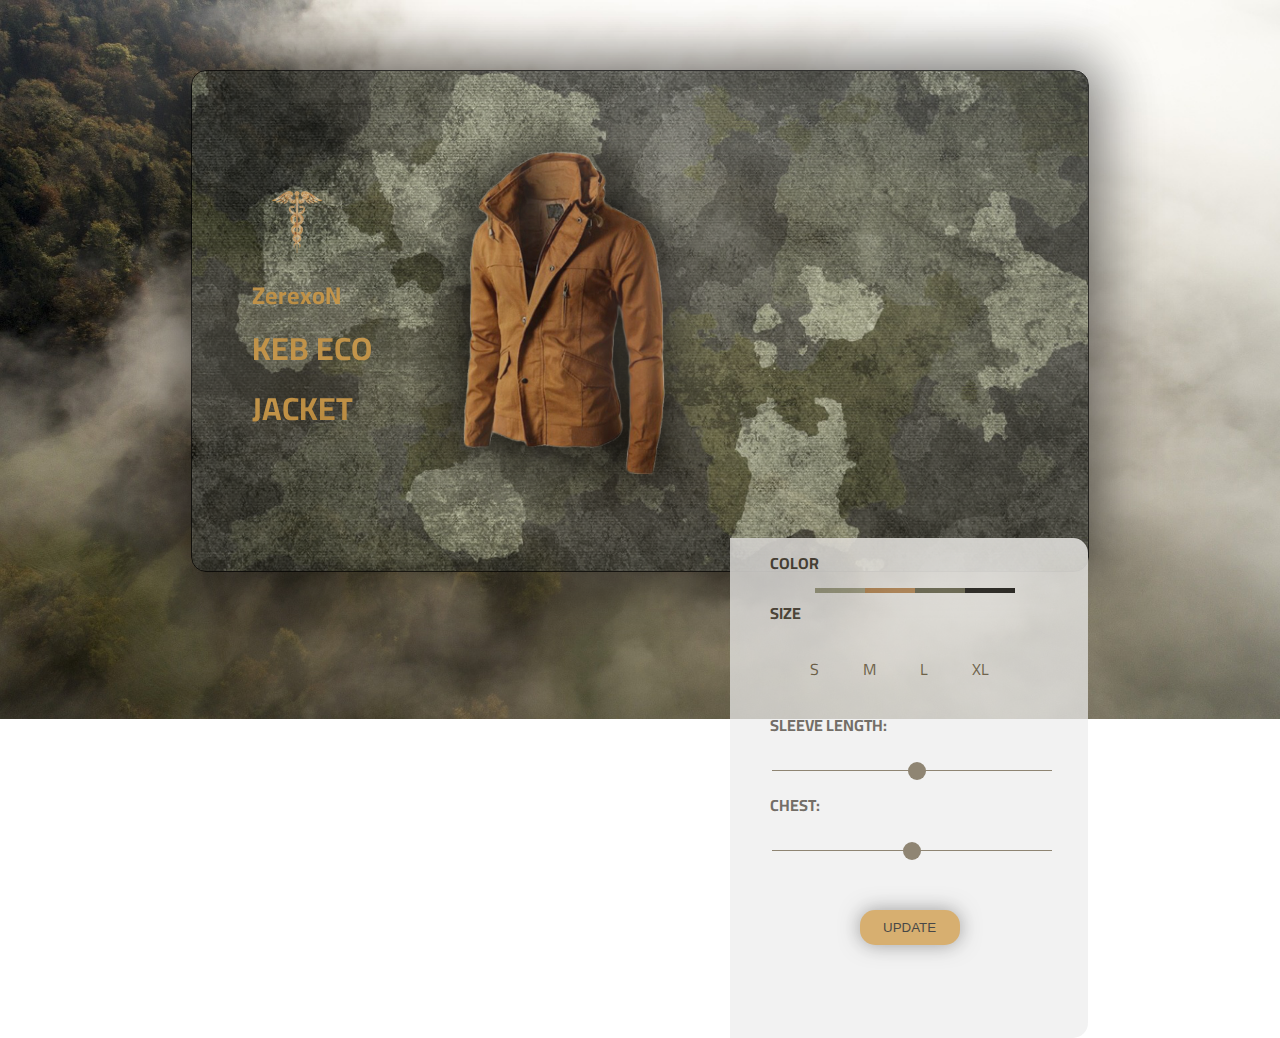
<file: projects/goods-card/index.html>
<!DOCTYPE html>
<html lang="en">
<head>
	<meta charset="UTF-8">
	<title>Document</title>
	<link rel="stylesheet" href="css/style.css">
	<link href="https://fonts.googleapis.com/css?family=Cairo" rel="stylesheet">
	<script src="main.js"></script>
	<!-- <link rel="stylesheet" href="https://stackpath.bootstrapcdn.com/bootstrap/4.3.1/css/bootstrap.min.css" integrity="sha384-ggOyR0iXCbMQv3Xipma34MD+dH/1fQ784/j6cY/iJTQUOhcWr7x9JvoRxT2MZw1T" crossorigin="anonymous"> -->
</head>
<body>
	<div class="page-wrapper">
		<div class="product_card col-7">
			<div class="names">
				<img id="logo" src="images/logo.png" width="50px">
			<h2>ZerexoN</h2><br>
			<h1 id="name">KEB ECO <br>JACKET</h1>
			</div>

			<img id="product_img" width="300px" src="images/1.png">
		</div>
		<div class="char col-5">
			<h4>COLOR</h4>
			<div class="choose_color">
				<div class="color white" onclick="change_it();"></div>
				<div class="color light" onclick="change_it();"></div>
				<div class="color deep" onclick="change_it();"></div>
				<div class="color black" onclick="change_it();"></div>
			</div>
			<h4>SIZE</h4>
				<ul>
					<li class="size"><a href="">S</a></li>
					<li class="size"><a href="">M</a></li>
					<li class="size"><a href="">L</a></li>
					<li class="size"><a href="">XL</a></li>
				</ul>
			<div class="input-title__block">
				<h4>SLEEVE LENGTH:</h4>
			<p class="range-value" style="color: #000;font-size: 20px;"></p>
			</div>
			<div class="polzunok">
				<input id="input-range" oninput="sleeveValue()" type="range" min="0" max="50" step="2" class="range">
			</div>
			<div class="input-title__block">
				<h4>CHEST:</h4>
			<p class="range-value2" style="color: #000;font-size: 20px;"></p>
			</div>
			<div class="polzunok">
				<input id="input-range2" oninput="chestValue()" type="range" class="range" min="0" max="50" step="5">
			</div>
			<button>UPDATE</button>
		</div>
	</div>
</body>
</html>
</file>
<file: projects/goods-card/css/style.css>
body{
	background: url(../images/back.jpg) no-repeat fixed;
	font-family: 'Cairo', sans-serif;
	background-size: 100%;
	padding:0px;
	margin: 0px;
}

.page-wrapper{
	background: url(../images/3.jpg)no-repeat center;
	background-size: 100%;
	opacity: 0.8;
	margin: 70px auto;
	vertical-align: center;
	width: 70%;
	height: 500px;
	border-radius: 15px;
	border: 1.3px solid #000;
	box-shadow: 0 0 60px 10px rgba(0,0,0,0.7); 
}
h4{color: #3D372D;padding:10px 40px;margin: 0;}
h1,h2{color: #c9923a;margin: 0;float: left}
#logo{float: left;padding: 20px;}

.size{
	text-decoration: none;
	color: #64573E;
	margin-left: 40px;
}
.size:hover{
	border: 1px solid #c9923a;
	border-radius: 50%;
	background-color: #64573E;
}
.size > a{text-decoration: none;color: #64573E;}
.size:hover > a{color: #fff;text-decoration: none;}
ul>li{list-style: none;display: inline;}
#product_img{
	float: left;
	margin-top: 20px;
	font-size: 110%;
}

.char{
	float: right;
	width: 40%;
	height: 100%;
	border-radius:0 15px 15px 0;
	opacity:0.9;
	background-color: #eee;
}

.product_card{float: left;}
.names{
	width: 30%;
	float: left;
	padding: 100px 60px;
	padding-right: 0;
}
.white{background-color: #989A81;margin-left: 85px;float: left;}
.light{background-color:#AE7A46;float: left;}
.deep{background-color: #54543D;float: left;}
.black{background-color: #000;float: left;}

button{
	background-color: #c9923a;
	border: none;
	margin: 50px 130px; 
	border-radius: 15px; 
	width: 100px; 
	height: 35px;
	transition: 0.6s;
	box-shadow: 0 0 20px rgba(0,0,0,0.5);
}

button:hover{
	background-color: #64573E;
	cursor: pointer;
	color:#ff9700;
	box-shadow: 0 0 20px rgba(0,0,0,0.9);
}

#check:hover{
	
}

/*ползунок*/
.range{
	-webkit-appearance: none;
	background-color: #64573E;
	height: 1px;
	width:280px;
	outline:none;
	
}
 .range::-webkit-slider-thumb{
 	-webkit-appearance: none;
 	background-color: #64573E;
 	width: 18px;
 	height: 18px;
 	border-radius: 50%;
 	cursor: pointer;
 	opacity: 0.9:;
 }

 .polzunok{padding: 0 40px;}
 .color{cursor: pointer;height: 5px;width: 50px;}
 /*.color:hover{
 	border-bottom: 2px solid red;
 	bottom: 2px;
 }*/
 .input-title__block{
 	display: flex;
 }
</file>
